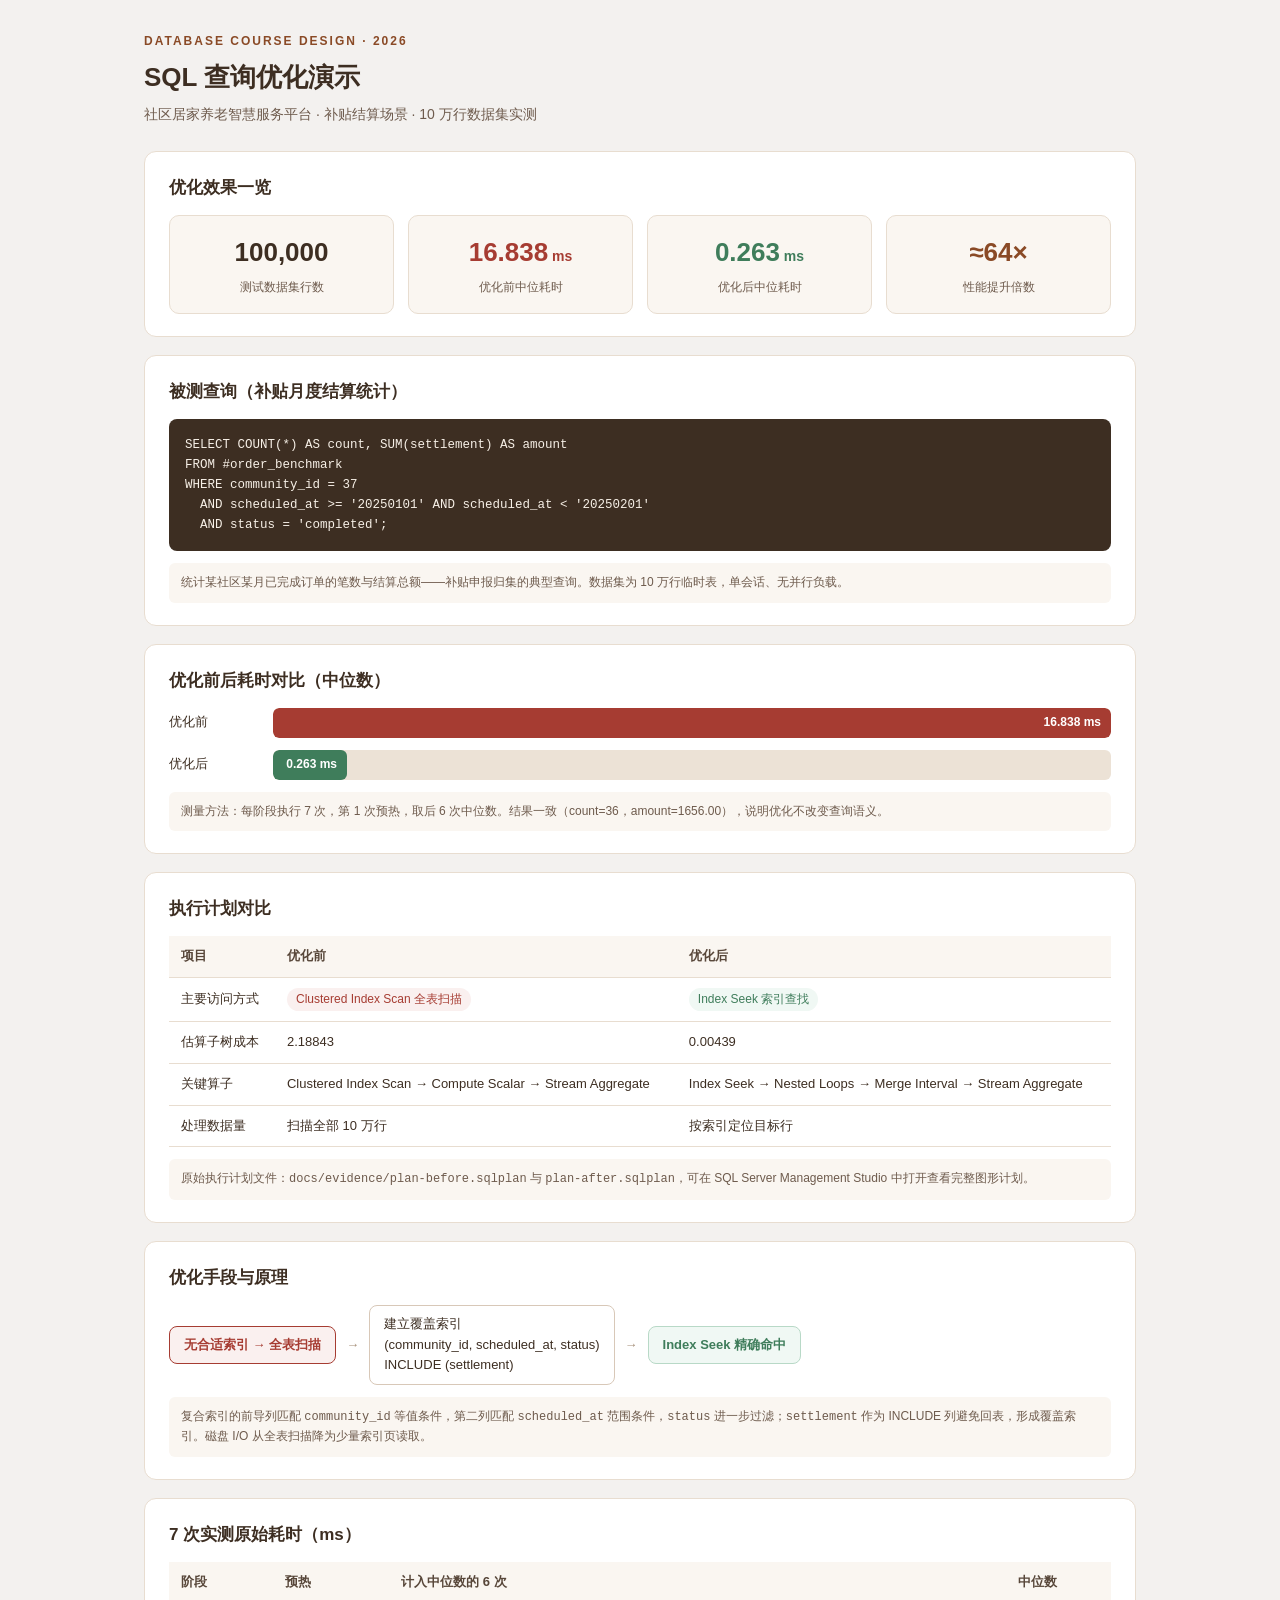
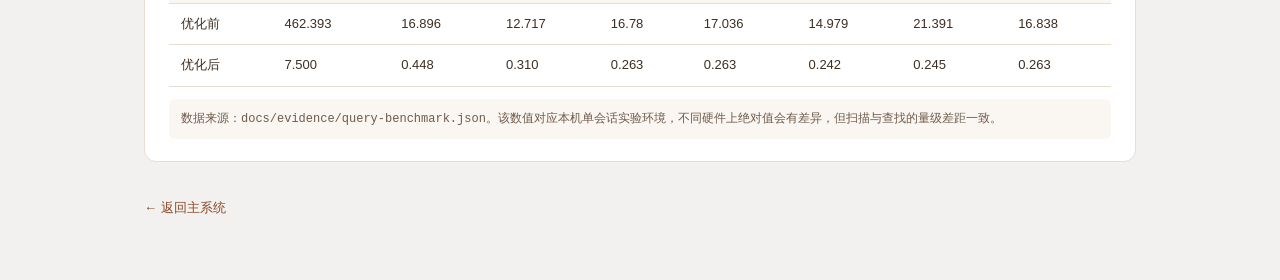
<file: care/static/optimization.html>
<!DOCTYPE html>
<html lang="zh-CN">
<head>
<meta charset="UTF-8">
<meta name="viewport" content="width=device-width, initial-scale=1.0">
<title>SQL 优化演示 · 社区居家养老智慧服务平台</title>
<style>
  * { box-sizing: border-box; margin: 0; padding: 0; }
  body { font-family: "Microsoft YaHei", "PingFang SC", sans-serif; background: #f3f1ef; color: #3d2e22; line-height: 1.6; }
  .wrap { max-width: 1040px; margin: 0 auto; padding: 32px 24px 60px; }
  .eyebrow { font-size: 12px; letter-spacing: 2px; color: #8a4a26; font-weight: 600; }
  h1 { font-size: 26px; margin: 6px 0 4px; }
  .sub { color: #6e5b4d; font-size: 14px; margin-bottom: 26px; }
  .back { display: inline-block; margin-top: 18px; color: #8a4a26; text-decoration: none; font-size: 13px; }
  .back:hover { text-decoration: underline; }
  .card { background: #fff; border: 1px solid #e8ddd0; border-radius: 12px; padding: 22px 24px; margin-bottom: 18px; }
  .card h2 { font-size: 17px; margin-bottom: 14px; color: #3d2e22; }
  .kpis { display: grid; grid-template-columns: repeat(4, 1fr); gap: 14px; }
  .kpi { background: #faf6f1; border: 1px solid #e8ddd0; border-radius: 10px; padding: 16px; text-align: center; }
  .kpi .n { font-size: 26px; font-weight: 700; }
  .kpi .l { font-size: 12px; color: #6e5b4d; margin-top: 4px; }
  .kpi.red .n { color: #a63c32; }
  .kpi.green .n { color: #3f7d5b; }
  .kpi.blue .n { color: #8a4a26; }
  code, pre { font-family: Consolas, "Courier New", monospace; }
  pre { background: #3d2e22; color: #f7f0e7; padding: 16px; border-radius: 8px; font-size: 12.5px; overflow-x: auto; }
  .bars { margin-top: 6px; }
  .bar-row { display: flex; align-items: center; margin-bottom: 12px; gap: 12px; }
  .bar-label { width: 92px; font-size: 13px; flex-shrink: 0; }
  .bar-track { flex: 1; background: #ece2d6; border-radius: 6px; height: 30px; position: relative; overflow: hidden; }
  .bar-fill { height: 100%; border-radius: 6px; display: flex; align-items: center; justify-content: flex-end; padding-right: 10px; color: #fff; font-size: 12px; font-weight: 600; transition: width .8s ease; }
  .bar-before { background: #a63c32; }
  .bar-after { background: #3f7d5b; }
  table { width: 100%; border-collapse: collapse; font-size: 13px; }
  th, td { text-align: left; padding: 10px 12px; border-bottom: 1px solid #e8ddd0; }
  th { background: #faf6f1; color: #58473a; font-weight: 600; }
  .tag { display: inline-block; padding: 2px 9px; border-radius: 20px; font-size: 12px; }
  .tag-bad { background: #faf0ef; color: #a63c32; }
  .tag-good { background: #f0f8f4; color: #3f7d5b; }
  .flow { display: flex; align-items: center; gap: 10px; flex-wrap: wrap; font-size: 13px; }
  .node { padding: 8px 14px; border-radius: 8px; border: 1px solid #d8c8b8; background: #fff; }
  .node.hl-bad { border-color: #a63c32; background: #faf0ef; color: #a63c32; font-weight: 600; }
  .node.hl-good { border-color: #b8d9c7; background: #f0f8f4; color: #3f7d5b; font-weight: 600; }
  .arrow { color: #a8927c; }
  .note { font-size: 12px; color: #6e5b4d; margin-top: 12px; background: #faf6f1; padding: 10px 12px; border-radius: 6px; }
  @media (max-width: 720px){ .kpis{ grid-template-columns: repeat(2,1fr); } }
</style>
</head>
<body>
<div class="wrap">
  <div class="eyebrow">DATABASE COURSE DESIGN · 2026</div>
  <h1>SQL 查询优化演示</h1>
  <p class="sub">社区居家养老智慧服务平台 · 补贴结算场景 · 10 万行数据集实测</p>

  <div class="card">
    <h2>优化效果一览</h2>
    <div class="kpis">
      <div class="kpi"><div class="n">100,000</div><div class="l">测试数据集行数</div></div>
      <div class="kpi red"><div class="n">16.838<span style="font-size:14px"> ms</span></div><div class="l">优化前中位耗时</div></div>
      <div class="kpi green"><div class="n">0.263<span style="font-size:14px"> ms</span></div><div class="l">优化后中位耗时</div></div>
      <div class="kpi blue"><div class="n">≈64×</div><div class="l">性能提升倍数</div></div>
    </div>
  </div>

  <div class="card">
    <h2>被测查询（补贴月度结算统计）</h2>
    <pre>SELECT COUNT(*) AS count, SUM(settlement) AS amount
FROM #order_benchmark
WHERE community_id = 37
  AND scheduled_at &gt;= '20250101' AND scheduled_at &lt; '20250201'
  AND status = 'completed';</pre>
    <div class="note">统计某社区某月已完成订单的笔数与结算总额——补贴申报归集的典型查询。数据集为 10 万行临时表，单会话、无并行负载。</div>
  </div>

  <div class="card">
    <h2>优化前后耗时对比（中位数）</h2>
    <div class="bars">
      <div class="bar-row"><div class="bar-label">优化前</div><div class="bar-track"><div class="bar-fill bar-before" style="width:100%">16.838 ms</div></div></div>
      <div class="bar-row"><div class="bar-label">优化后</div><div class="bar-track"><div class="bar-fill bar-after" style="width:1.6%;min-width:74px">0.263 ms</div></div></div>
    </div>
    <div class="note">测量方法：每阶段执行 7 次，第 1 次预热，取后 6 次中位数。结果一致（count=36，amount=1656.00），说明优化不改变查询语义。</div>
  </div>

  <div class="card">
    <h2>执行计划对比</h2>
    <table>
      <tr><th>项目</th><th>优化前</th><th>优化后</th></tr>
      <tr><td>主要访问方式</td><td><span class="tag tag-bad">Clustered Index Scan 全表扫描</span></td><td><span class="tag tag-good">Index Seek 索引查找</span></td></tr>
      <tr><td>估算子树成本</td><td>2.18843</td><td>0.00439</td></tr>
      <tr><td>关键算子</td><td>Clustered Index Scan → Compute Scalar → Stream Aggregate</td><td>Index Seek → Nested Loops → Merge Interval → Stream Aggregate</td></tr>
      <tr><td>处理数据量</td><td>扫描全部 10 万行</td><td>按索引定位目标行</td></tr>
    </table>
    <div class="note">原始执行计划文件：<code>docs/evidence/plan-before.sqlplan</code> 与 <code>plan-after.sqlplan</code>，可在 SQL Server Management Studio 中打开查看完整图形计划。</div>
  </div>

  <div class="card">
    <h2>优化手段与原理</h2>
    <div class="flow">
      <span class="node hl-bad">无合适索引 → 全表扫描</span>
      <span class="arrow">→</span>
      <span class="node">建立覆盖索引<br>(community_id, scheduled_at, status)<br>INCLUDE (settlement)</span>
      <span class="arrow">→</span>
      <span class="node hl-good">Index Seek 精确命中</span>
    </div>
    <div class="note">复合索引的前导列匹配 <code>community_id</code> 等值条件，第二列匹配 <code>scheduled_at</code> 范围条件，<code>status</code> 进一步过滤；<code>settlement</code> 作为 INCLUDE 列避免回表，形成覆盖索引。磁盘 I/O 从全表扫描降为少量索引页读取。</div>
  </div>

  <div class="card">
    <h2>7 次实测原始耗时（ms）</h2>
    <table>
      <tr><th>阶段</th><th>预热</th><th colspan="6">计入中位数的 6 次</th><th>中位数</th></tr>
      <tr><td>优化前</td><td>462.393</td><td>16.896</td><td>12.717</td><td>16.78</td><td>17.036</td><td>14.979</td><td>21.391</td><td>16.838</td></tr>
      <tr><td>优化后</td><td>7.500</td><td>0.448</td><td>0.310</td><td>0.263</td><td>0.263</td><td>0.242</td><td>0.245</td><td>0.263</td></tr>
    </table>
    <div class="note">数据来源：<code>docs/evidence/query-benchmark.json</code>。该数值对应本机单会话实验环境，不同硬件上绝对值会有差异，但扫描与查找的量级差距一致。</div>
  </div>

  <a class="back" href="/">← 返回主系统</a>
</div>
</body>
</html>
</file>
